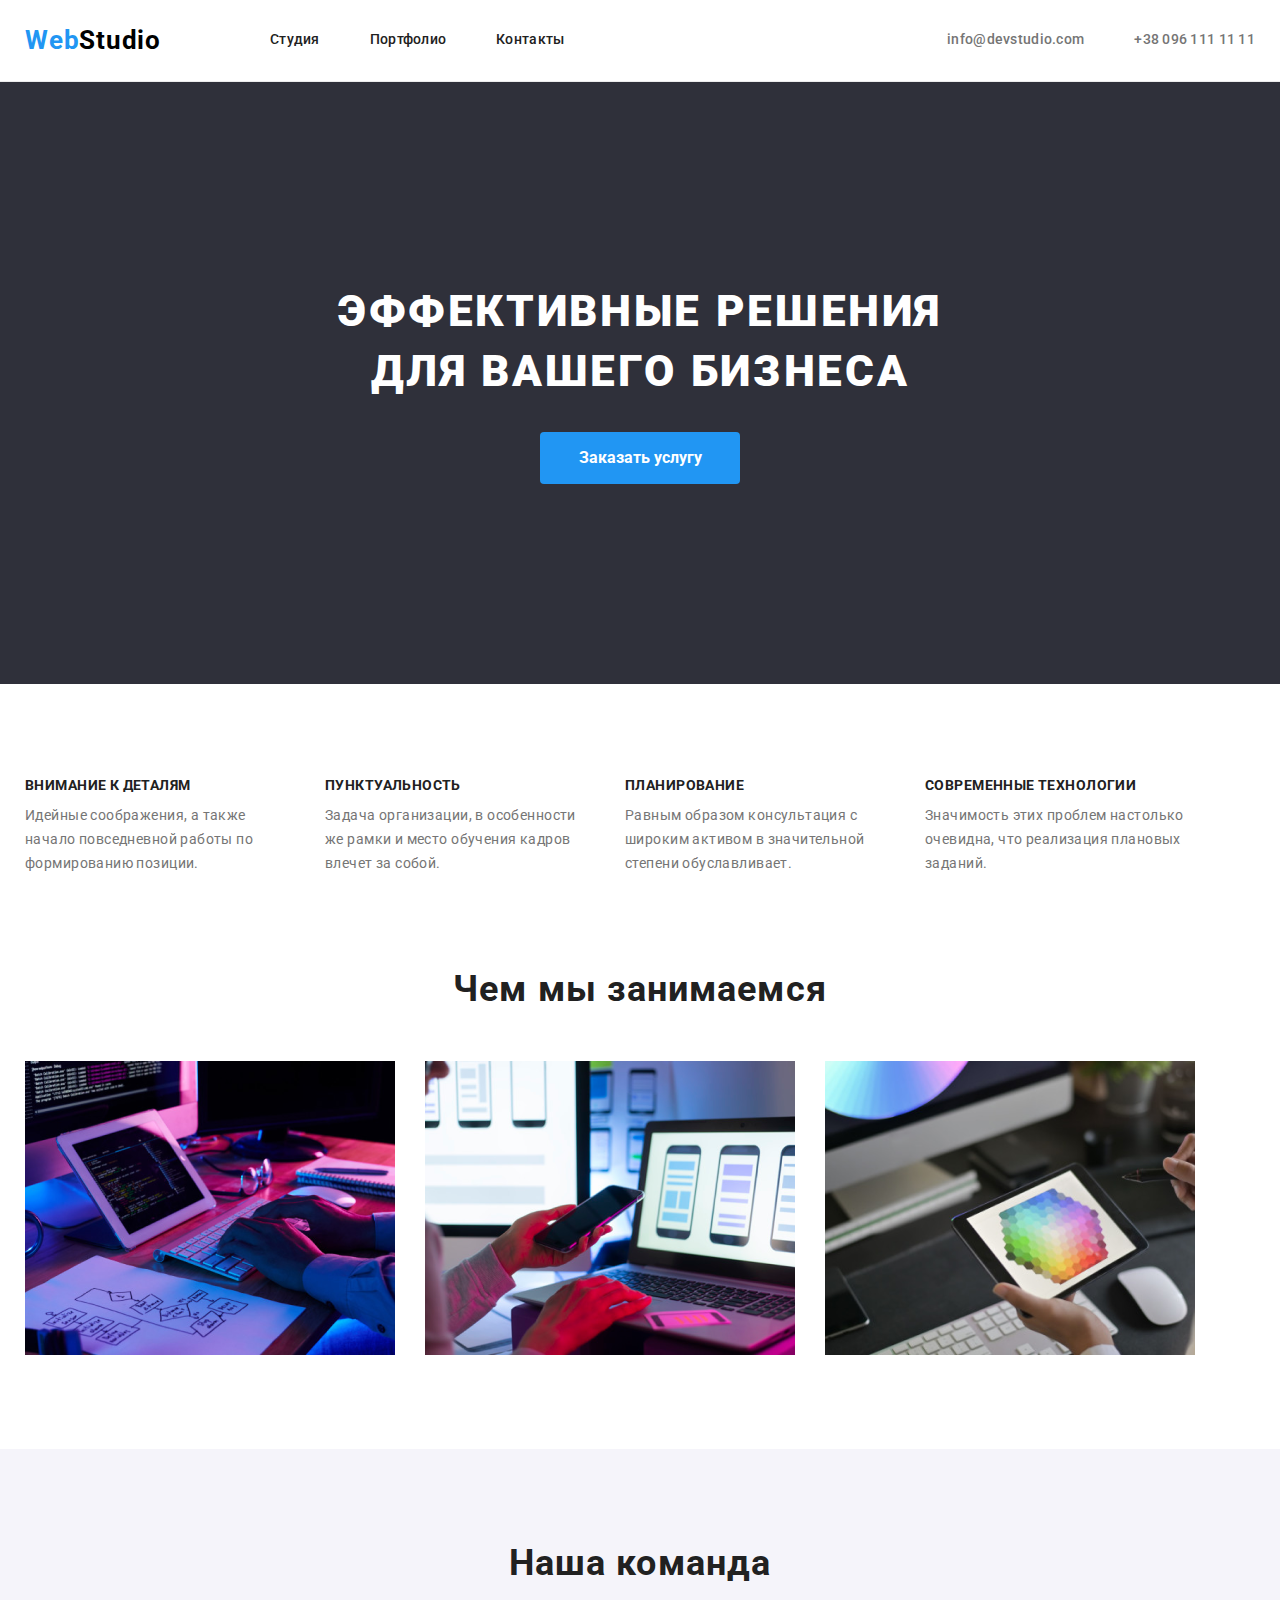
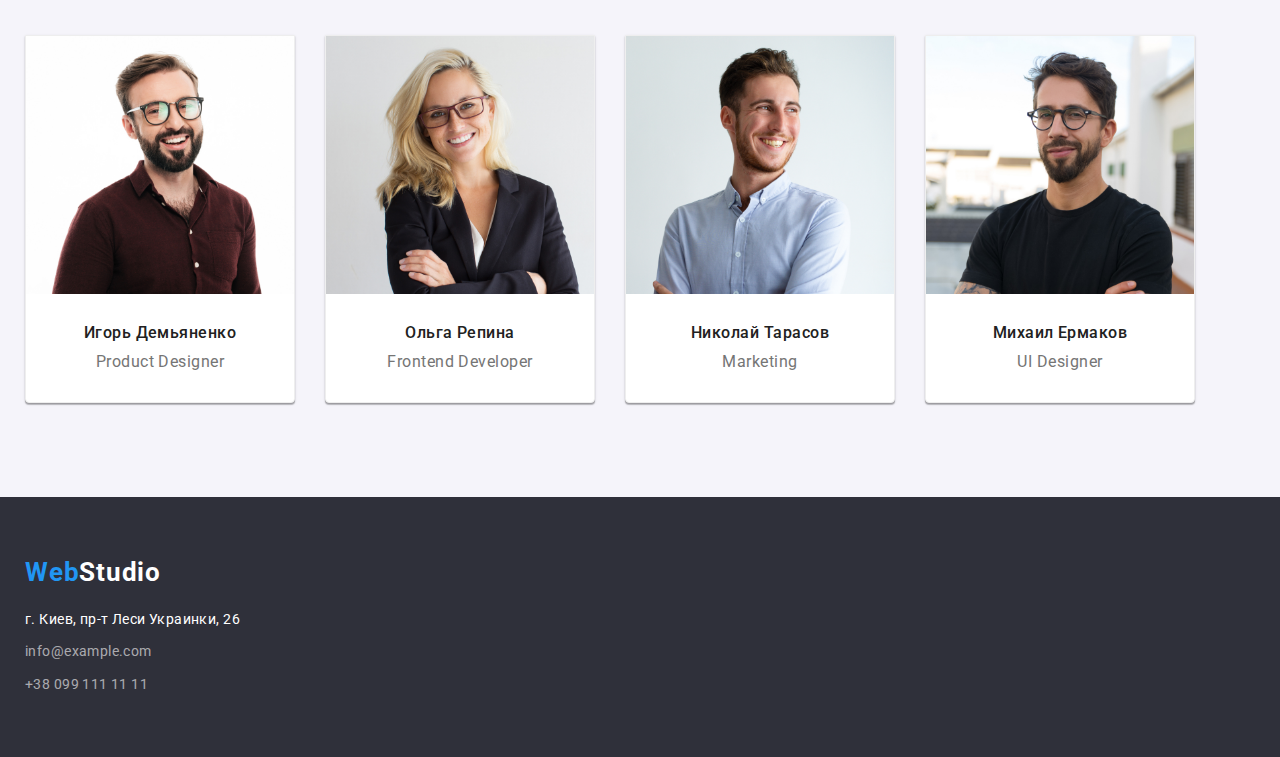
<file: index.html>
<!DOCTYPE html>
    <html lang="ru">
    <head>
        <meta charset="UTF-8">
        <meta http-equiv="X-UA-Compatible" content="IE=edge">
        <meta name="viewport" content="width=device-width, initial-scale=1.0">
        <title>Document</title>
        <link rel="preconnect" href="https://fonts.googleapis.com">
    <link rel="preconnect" href="https://fonts.gstatic.com" crossorigin>
    <link rel="preconnect" href="https://fonts.googleapis.com">
    <link rel="preconnect" href="https://fonts.gstatic.com" crossorigin>
    <link href="https://fonts.googleapis.com/css2?family=Raleway:wght@700&family=Roboto:wght@400;500;900&display=swap" rel="stylesheet">
    <link rel="stylesheet" href="https://cdnjs.cloudflare.com/ajax/libs/modern-normalize/1.1.0/modern-normalize.min.css" integrity="sha512-wpPYUAdjBVSE4KJnH1VR1HeZfpl1ub8YT/NKx4PuQ5NmX2tKuGu6U/JRp5y+Y8XG2tV+wKQpNHVUX03MfMFn9Q==" crossorigin="anonymous" referrerpolicy="no-referrer" />
    <link rel="stylesheet" href="css/style.css">
    </head>
    <body>
                        <!--navigation section-->

        <header class="header">
        <div class="container main-nav">
        <nav class="nav">
            <a href="#" class="logo"><span class="web">Web</span><span class="studio">Studio</span></a>
            <ul class="header-link">
            <li class="header-item"><a class="header-info" href="index.html">Cтудия</a></li>
            <li class="header-item"><a class="header-info" href="portfolio.html">Портфолио</a></li>
            <li class="header-item"><a class="header-info" href="#">Контакты</a></li>
            </ul>
        </nav>

             <ul class="header-link-connect">
             <li class="header-list"><a href="malto:info@devstudio.com" class="malto">info@devstudio.com</a></li>
             <li class="header-list"><a href="tel:+380961111111" class="telephone">+38 096 111 11 11</a></li>
            </ul>
        </div>
        </header>
        



                        <!--business section-->
       <main class="main">                
    <section class="section-business">
    <div class="container">
        <h1 class="business-item">Эффективные решения <br> для вашего бизнеса</h1>
        <button class="button">Заказать услугу</button>
    </div>
    </section>
        
        

                            <!--peculiarities section-->
                            
    <section class="peculiarities-section">
        <div class="container">
    <ul class="section-list">
        <li class="section-item"><h3 class="hero">Внимание к деталям</h3>
            <p class="hero-info">Идейные соображения, а также начало повседневной работы по формированию позиции.</p></li>
        <li class="section-item"><h3 class="hero">Пунктуальность</h3>
            <p class="hero-info">Задача организации, в особенности же рамки и место обучения кадров влечет за собой.</p></li>
        <li class="section-item"><h3 class="hero">Планирование</h3>
            <p class="hero-info">Равным образом консультация с широким активом в значительной степени обуславливает.</p></li>
        <li class="section-item"><h3 class="hero">Современные технологии</h3>
            <p class="hero-info">Значимость этих проблем настолько очевидна, что реализация плановых заданий.</p></li>
    </ul>
        </div>
    </section>

                            <!--foto section-->

    <section class="foto-section">
        <div class="container">
            <h2 class="section-hero">Чем мы занимаемся</h2>
            <ul class="foto-item">
                <li class="foto-list">
                <img src="img/img.png" alt="работа на компьютери" width="370">
                </li>
                <li class="foto-list">
                <img src="img/box2.png" alt="телефон и компьютер" width="370">
                </li>
                <li class="foto-list">
                <img src="img/box3.png" alt="планшет" width="370">
                </li>
            </ul>
        </div>
    </section> 
                

                            <!--command section-->

            <section class="section-comand">
            <div class="container">
                 
        <h2 class="section-comand-hero">Наша команда</h2>

        <ul class="comand-list">
           <li class="comand-item">
                <img src="img/img.jpg" alt="Игорь Демьяненко" width="270">
                <div class="work">
                    <h3 class="comand-hero">Игорь Демьяненко</h3> 
                    <p class="comand-hero-info">Product Designer</p>
                </div>
            </li>
                        
        
            <li class="comand-item">
                <img src="img/img(1).jpg" alt="Ольга Репина" width="270">
                <div class="work">
                    <h3 class="comand-hero">Ольга Репина</h3> 
                    <p class="comand-hero-info">Frontend Developer</p>
                </div>
            </li>
        

            <li class="comand-item">
                <img src="img/img(2).jpg" alt="Николай Тарасов" width="270">
                <div class="work">
                    <h3 class="comand-hero">Николай Тарасов</h3> 
                    <p class="comand-hero-info">Marketing</p>
                </div>
            </li>        

    
        <li class="comand-item">
                <img src="img/img(3).jpg" alt="Михаил Ермаков" width="270">
                <div class="work">
            <h3 class="comand-hero"> Михаил Ермаков</h3>
            <p class="comand-hero-info">UI Designer</p>
            </div>
        </li>
        
    
        </ul>
        </div>
          </section>
        </main> 

                            <!--footer section-->

        <footer class="footer">
            <div class="container">
                <a href="#" class="logo-footer"><span class="web">Web</span><span class="studio-white">Studio</span></a>
                <address class="footer-info">
                    <ul class="footer-item">
                        <li class="footer-list"><a class="footer-link adress" href="#"> г. Киев, пр-т Леси Украинки, 26 </a></li>
                        <li class="footer-list"><a class="footer-link" href="malto:info@devstudio.com"> info@example.com</a></li>
                        <li class="footer-list"><a class="footer-link" href="tel:+380961111111"> +38 099 111 11 11</a></li>
                    </ul>
                </address>
            </div>
        </footer>
</body>
</html>
</file>
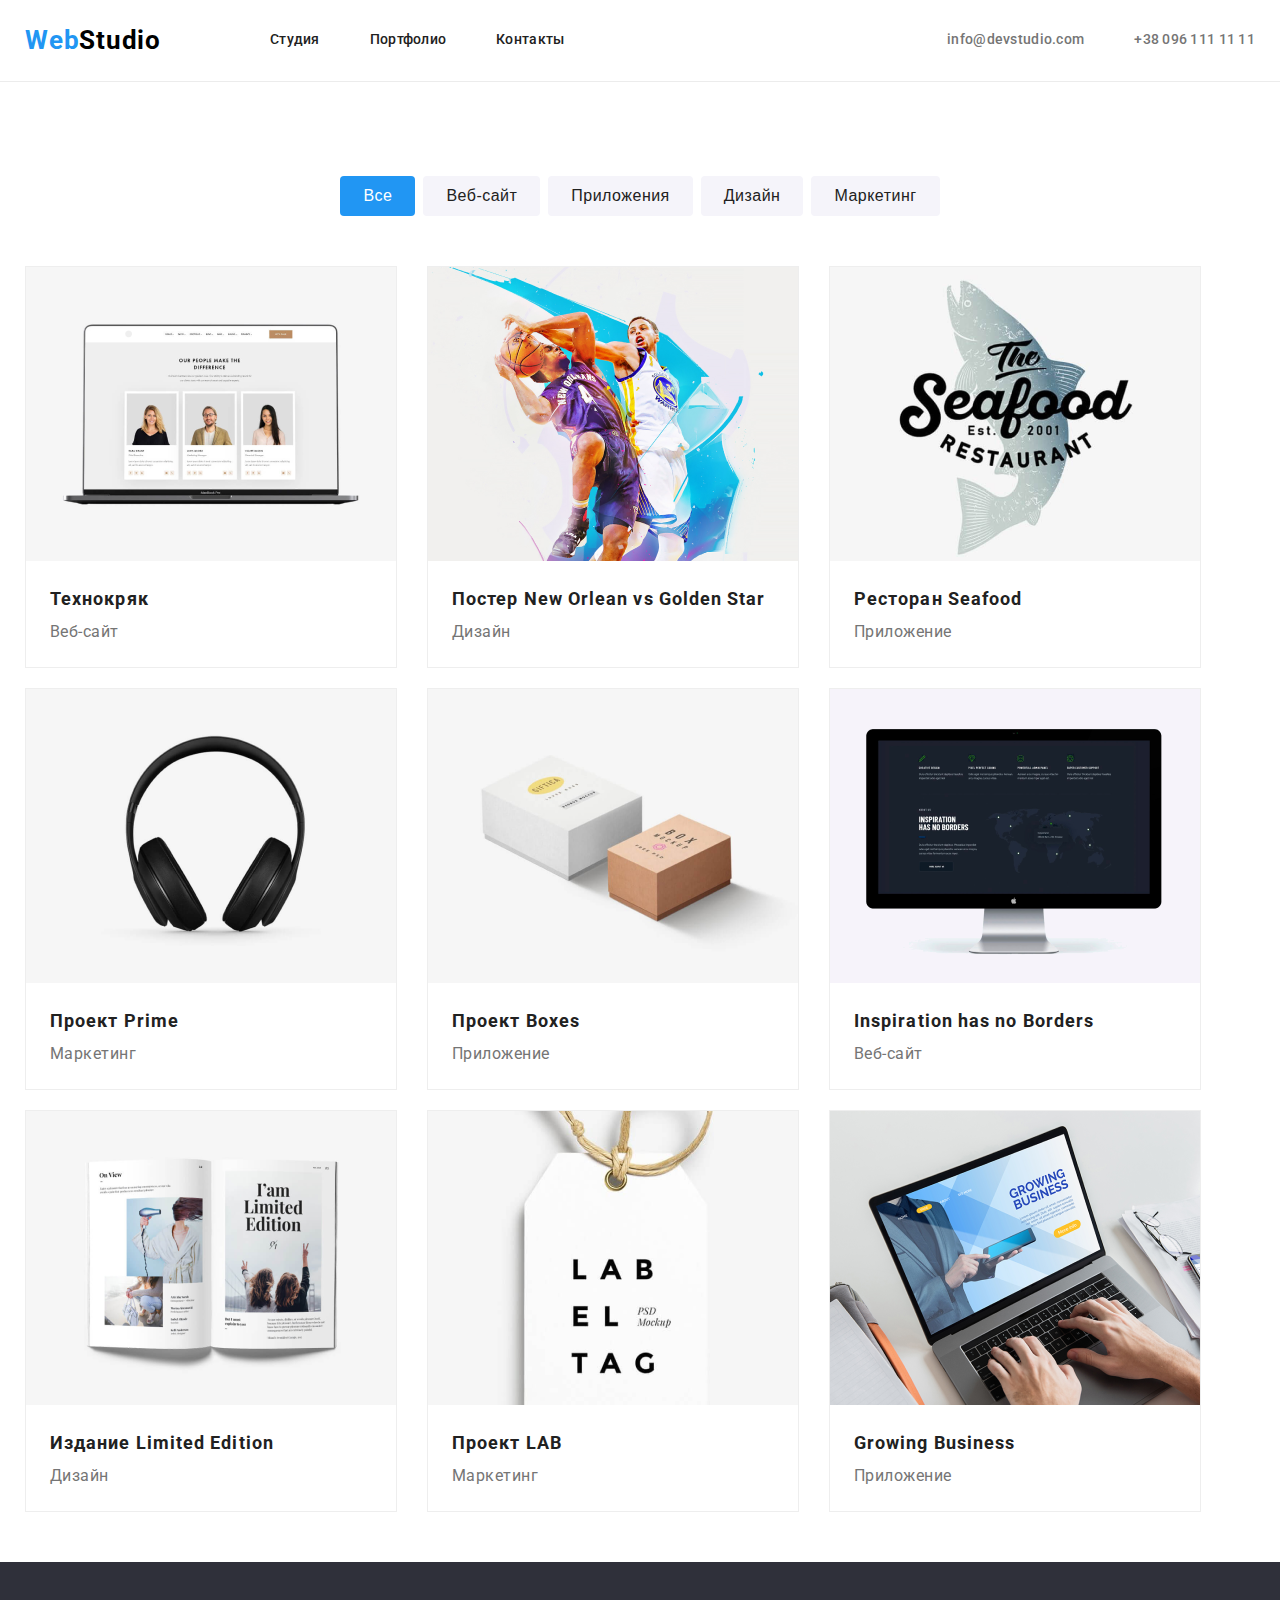
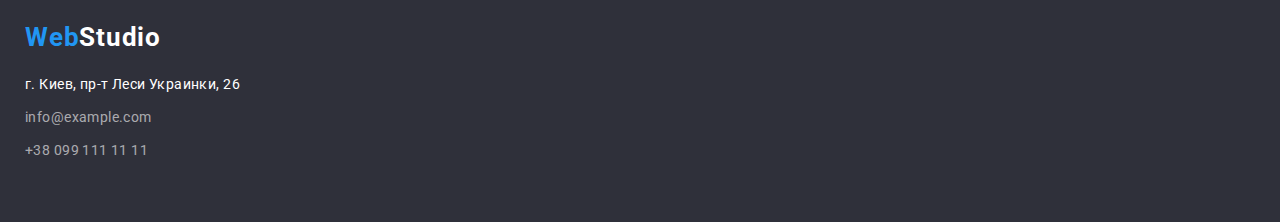
<file: portfolio.html>
<!DOCTYPE html>
    <html lang="ru">
    <head>
    <meta charset="UTF-8">
    <meta http-equiv="X-UA-Compatible" content="IE=edge">
    <meta name="viewport" content="width=device-width, initial-scale=1.0">
    <title>Document</title>
    <link rel="preconnect" href="https://fonts.googleapis.com">
    <link rel="preconnect" href="https://fonts.gstatic.com" crossorigin>
    <link rel="preconnect" href="https://fonts.googleapis.com">
    <link rel="preconnect" href="https://fonts.gstatic.com" crossorigin>
    <link href="https://fonts.googleapis.com/css2?family=Raleway:wght@700&family=Roboto:wght@400;500;900&display=swap" rel="stylesheet">
    <link rel="stylesheet" href="https://cdnjs.cloudflare.com/ajax/libs/modern-normalize/1.1.0/modern-normalize.min.css" integrity="sha512-wpPYUAdjBVSE4KJnH1VR1HeZfpl1ub8YT/NKx4PuQ5NmX2tKuGu6U/JRp5y+Y8XG2tV+wKQpNHVUX03MfMFn9Q==" crossorigin="anonymous" referrerpolicy="no-referrer" />
    <link rel="stylesheet" href="css/style.css">
    </head>
    <body>
        <header class="header">
            <div class="container main-nav">
            <nav class="nav">
                <a href="#" class="logo"><span class="web">Web</span><span class="studio">Studio</span></a>
                <ul class="header-link">
                <li class="header-item"><a class="header-info" href="index.html">Cтудия</a></li>
                <li class="header-item"><a class="header-info" href="portfolio.html">Портфолио</a></li>
                <li class="header-item"><a class="header-info" href="#">Контакты</a></li>
                </ul>
            </nav>
    
                 <ul class="header-link-connect">
                 <li class="header-list"><a href="malto:info@devstudio.com" class="malto">info@devstudio.com</a></li>
                 <li class="header-list"><a href="tel:+380961111111" class="telephone">+38 096 111 11 11</a></li>
                </ul>
            </div>
            </header>

                     <!-- main section -->

    <main class="main">
        <section class="main-item">
                    <!-- <h1>Фильтры</h1>  -->

        <div class="container">
            <ul class="main-btn">
        <li class="btn"> <button class="btn-list secondary" type="button">Все</button> </li>
        <li class="btn"> <button class="btn-list" type="button">Веб-сайт</button> </li>
        <li class="btn"> <button class="btn-list" type="button">Приложения</button> </li>
        <li class="btn"> <button class="btn-list" type="button">Дизайн</button> </li>
        <li class="btn"> <button class="btn-list" type="button">Маркетинг</button> </li>
        </ul>
        
            <ul class="main-foto-list">

        <li class="main-list"><a href="#"><img src="./img/img-(01).png" alt="три человека на фото " width="370">
            <h2 class="main-hero">Технокряк</h2>
        <p class="main-hero-list">Веб-сайт</p></a></li>

        <li class="main-list"><a href="#"><img src="./img/img(1).png" alt="два баскетболитса" width="370">
            <h2 class="main-hero">Постер New Orlean vs Golden Star</h2>
        <p class="main-hero-list">Дизайн</p></a></li>

        <li class="main-list"><a href="#"><img src="./img/img(2).png" alt="бренд ресторана" width="370">
            <h2 class="main-hero">Ресторан Seafood</h2>
        <p class="main-hero-list">Приложение</p></a></li>

        <li class="main-list"><a href="#"><img src="./img/img(3).png" alt="наушники" width="370">
            <h2 class="main-hero">Проект Prime</h2>
        <p class="main-hero-list">Маркетинг</p></a></li>

        <li class="main-list"><a href="#"><img src="./img/img(4).png" alt="две коробки" width="370">
            <h2 class="main-hero">Проект Boxes</h2>
        <p class="main-hero-list">Приложение</p></a></li>

        <li class="main-list"><a href="#"><img src="./img/img(5).png" alt="монитор" width="370">
            <h2 class="main-hero">Inspiration has no Borders</h2>
        <p class="main-hero-list">Веб-сайт</p></a></li>

            <li class="main-list"><a href="#"><img src="./img/img(6).png" alt="журнал" width="370">
         <h2 class="main-hero">Издание Limited Edition</h2>
        <p class="main-hero-list">Дизайн</p></a></li>

        <li class="main-list"><a href="#"><img src="./img/img(7).png" alt="лейба" width="370">
            <h2 class="main-hero">Проект LAB</h2>
        <p class="main-hero-list">Маркетинг</p></a></li>

        <li class="main-list"><a href="#"><img src="./img/img(8).png" alt="руки печатают на ноутбуки" width="370">
            <h2 class="main-hero">Growing Business</h2>
        <p class="main-hero-list">Приложение</p></a></li>
    </ul>
</div>
        </section>
    </main>

        <!-- footer section -->
        
       
        <footer class="footer">
            <div class="container">
                <a href="#" class="logo-footer"><span class="web">Web</span><span class="studio-white">Studio</span></a>
                <address class="footer-info">
                    <ul class="footer-item">
                        <li class="footer-list"><a class="footer-link adress" href="#"> г. Киев, пр-т Леси Украинки, 26 </a></li>
                        <li class="footer-list"><a class="footer-link" href="malto:info@devstudio.com"> info@example.com</a></li>
                        <li class="footer-list"><a class="footer-link" href="tel:+380961111111"> +38 099 111 11 11</a></li>
                    </ul>
                </address>
            </div>
        </footer>
</body>
</html>
</file>
<file: css/style.css>
:root{
    --ptimary-text-color: #757575 ;
    --title-text-color: #212121 ;
    /* --background-text-color: ; */
    --btn-color: #ffffff; 
    --second-btn-color: #2196F3; 
 } 


body{
    font-family: 'Raleway', sans-serif;
    font-family: 'Roboto', sans-serif;
    padding: 0;
    margin: 0;
    font-size: 14px;
    letter-spacing: 0.03em;
}

h1, h2, h3, h4, h5, h6{
    font-weight: 700;
    padding: 0;
    margin: 0;
}

p{
margin: 0;
}

a{
    color: #212121;
    text-decoration: none;
}

ul{
    margin: 0;
    padding: 0;
}

button{
    cursor: pointer;
}

li{
 list-style-type: none;
}

img{
    display: block;
    max-width: 100%;
    height: auto;
}


.container{
    width: 1230px;
    padding-left: 15px;
    padding-right: 15px;
    margin-left: auto;
    margin-right: auto;
    /* outline: 2px solid red; */
}

/* -----------Header---------------- */



.header{
    padding-top: 25px;
    padding-bottom: 25px;
    border-bottom: 1px solid #ECECEC;
    
    font-weight: 500;
    font-size: 14px;
    line-height: 1.14;
    letter-spacing: 0.02em;
    color: #212121;
  
}


.nav{
    display: flex;
    align-items: center;

    
    
}

.logo{
    width: 145px;
    font-weight: 700;
    font-size: 26px;
    line-height: 1.19;
    letter-spacing: 0.03em;

    }

.web{
    color: #2196F3;
    }
    .studio{
    color: #000000;
    }

.header-item{
    margin-left: 50px;

}


.header-info:hover, 
.header-info:focus{
    color: #2196F3;
}

.main-nav{
    display: flex;
    
}

.header-link{
    display: flex;
    margin-left: 50px;
    align-items: center;

}

.header-link-connect{
    display: flex;
    align-items: center;
    margin-left: auto;
    
}

.header-list{
margin-left: 50px;

}

.malto{
    color: #757575; 
    display: block;
       
}
.telephone{
    color: #757575;
    
}

.malto:hover, .malto:focus,
.telephone:hover, .telephone:focus{
    color: #2196F3;
}

/*-----------business section------------ */

.main{
   

}

.section-business{
    text-align: center;
    display: flex;
    background: #2F303A;
    padding-top: 200px;
    padding-bottom: 200px; 
    
   
}

.business-item{
    margin-bottom: 30px;
    color: #FFFFFF;

    font-weight: 900;
    font-size: 44px;
    line-height: 1.36;
    letter-spacing: 0.06em;
    text-transform: uppercase;

   
    
    
    
}

.button{
    
    min-width: 200px;
    display: inline-block;
    border-radius: 4px;
    padding: 10px 32px;
    text-align: center;
    border: 1px solid transparent;

    color: var(--btn-color);
    background: #2196F3;
    cursor: pointer;
    

    font-family: inherit;
    font-size: 16px;
    line-height: 1.88;
    font-weight: 700;
    
}

.button:hover, 
.button:focus{
    background: #2196F3;
}

/*--------peculiarities section-----*/

.peculiarities-section{
    padding-top: 94px;
    
}

.section-list{
    display: flex;
}

.section-item{
    margin-right: 30px;
}

.section-item:nth-child(4){
    margin-right: 0;
}

.hero{
    margin-bottom: 10px;
    color: var(--title-text-color);

    font-weight: 700;
    font-size: 14px;
    line-height: 1.14;
    letter-spacing: 0.03em;
    text-transform: uppercase;

  
}

.hero-info{
    color: var(--ptimary-text-color);

    width: 270px;
    font-size: 14px;
    line-height: 1.71;
    letter-spacing: 0.03em;
    
   
    
}
/*-----------foto section------------*/

.foto-section{
    padding-top: 94px;
    padding-bottom: 94px;
    
}

.section-hero{
    color: var(--title-text-color);
    margin-bottom: 50px;

    font-weight: 700;
    font-size: 36px;
    line-height: 1.16;
    text-align: center;
    letter-spacing: 0.03em;

    
    
}

.foto-item{
    display: flex;
    flex-wrap: inherit;
    
}

.foto-list{
    margin-right: 30px;
}

.foto-list:nth-child(3){
    margin-right: 0;
}

/*---------command section-----------*/

.section-comand{
    background: #F5F4FA;
    padding-top: 94px;
    padding-bottom: 94px;
}


.section-comand-hero{
    margin-bottom: 50px;
    color: var(--title-text-color);
    
    font-weight: 700;
    font-size: 36px;
    line-height: 1.16;
    text-align: center;
    letter-spacing: 0.03em;

    
    
}

.comand-hero{
    color: var(--title-text-color);
    padding-bottom: 10px;

    font-weight: 500;
    font-size: 16px;
    line-height: 1.18;
    text-align: center;
    letter-spacing: 0.03em;
    
   
}

.comand-hero-info{
    color: var(--ptimary-text-color);
    
    font-size: 16px;
    line-height: 1.18;
    text-align: center;
    letter-spacing: 0.03em;

   
    
}

.comand-list{
    display: flex;
    
}

.work{
    padding-top: 30px;
    padding-bottom: 30px;
    
}


.comand-item:nth-child(4){
    margin-right: 0;
}

.comand-item{
    box-sizing: border-box;
    border: 1px solid #EEEEEE;
    box-shadow: 0px 1px 3px rgba(0, 0, 0, 0.12), 0px 1px 1px rgba(0, 0, 0, 0.14), 0px 2px 1px rgba(0, 0, 0, 0.2);
    border-radius: 0px 0px 4px 4px;
    margin-right: 30px;
    background: #FFFFFF;
    width: 270px;
    
}






/*---------footer section---------*/

.footer{
    padding-bottom: 60px; 
    padding-top: 60px;
    background: #2F303A;
    
}

.logo-footer{
    margin-bottom: 20px; 
    display: inline-block;

    font-style: normal;
    font-weight: 700;
    font-size: 26px;
    line-height: 1.19;
    letter-spacing: 0.03em;   
}

.studio-white{
    color: #FFFFFF;
}

.footer-info{
  
}

.footer-item{
    font-style: normal;
    
}

.footer-list{
   margin-bottom: 9px;
}

.footer-list:nth-child(3){
    margin-bottom: 0;
}

.footer-link{
    font-size: 14px;
    line-height: 1.7;
    letter-spacing: 0.03em;
    color: rgba(255, 255, 255, 0.6);
    
}

.adress{
    font-size: 14px;
    line-height: 1.7;
    letter-spacing: 0.03em;
    color: #FFFFFF;
}

.footer-link:hover, 
.footer-link:focus{
    color: #2196F3;
}


/*----------portfolio.html------------*/

     .main-item{
        padding-top: 94px;
     }

     .btn-list:hover, 
     .btn-list:focus{
        background: #2196F3;
        color: #FFFFFF;;
     }

     .main-btn{
        margin-bottom: 50px;
        display: flex;
        justify-content: center;
        
        
     }

     .btn{
        margin-right: 8px;
        
     }

     .btn:nth-child(5){
         margin-right: 0;
     }

     

     .btn-list{
        padding-top: 50px;
        display: inline-block;
        
        border-radius: 4px;
        padding: 6px 22px;
        border: 1px solid transparent;
        

        font-weight: 500;
        font-size: 16px;
        line-height: 1.62;
        text-align: center;
        letter-spacing: 0.03em;
        cursor: pointer;
        color: #212121;
        background: #F5F4FA;
     }

     .btn-list.secondary  {
         background: #2196F3;
         color: #FFFFFF;
     }


     .main-foto-list{
        padding-bottom: 50px;
        display: flex;
        flex-wrap: wrap;
        
       
    }

    .main-list a{
        display: block;
    }    

     .main-list{
        /* display: block; */
        box-sizing: border-box;
        border: 1px solid #EEEEEE;
        
        margin-top: 20px;
        margin-right: 30px;
     }

     
     .main-list:nth-child(3n){
         margin-right: 0;
     }

     .main-list:nth-child(-n + 3){
        margin-top: 0px;
     }

     .main-hero{
        padding-top: 20px;
        padding-left: 24px;

        font-weight: 700;
        font-size: 18px;
        line-height: 2;
        letter-spacing: 0.06em;
        color: var(--title-text-color);
     }

     .main-hero-list{
        padding-bottom: 20px;
        padding-left: 24px;

        font-size: 16px;
        line-height: 1.88;
        letter-spacing: 0.03em;
        color: var(--ptimary-text-color);
     }
</file>
